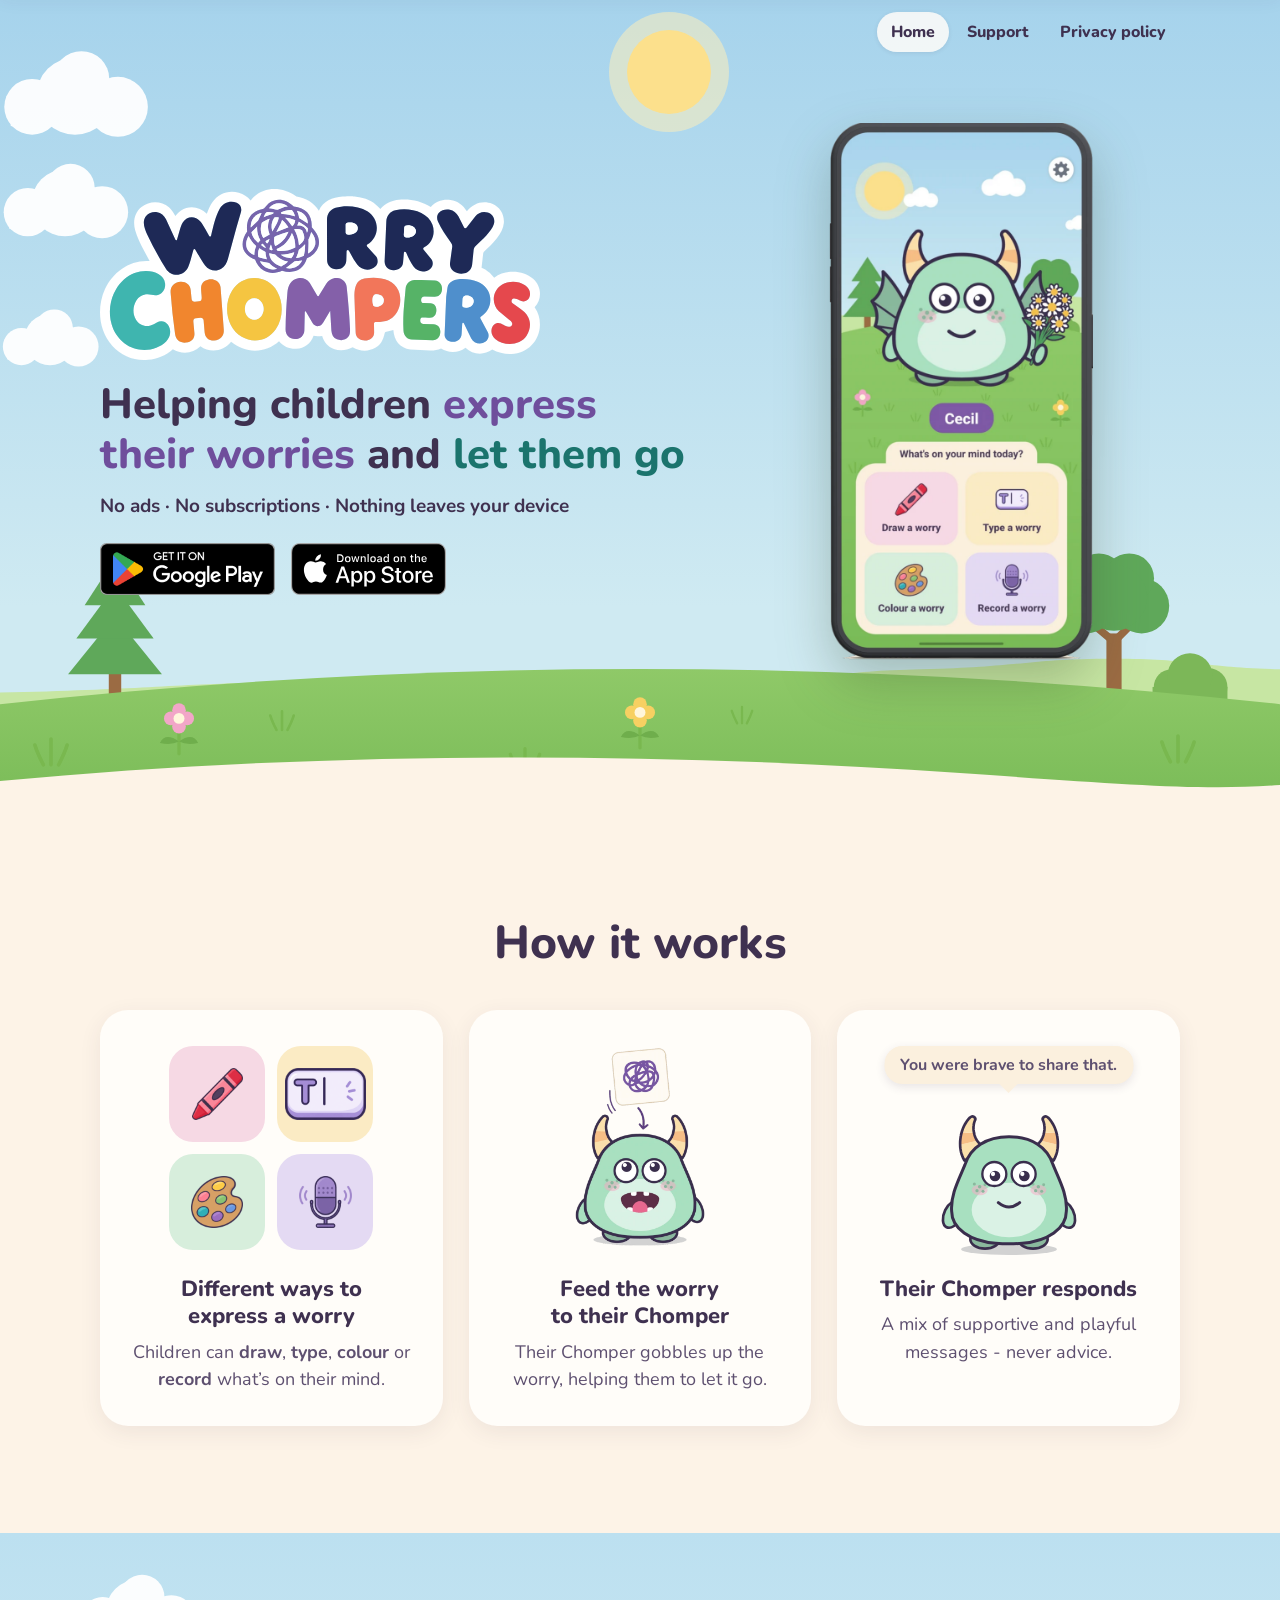
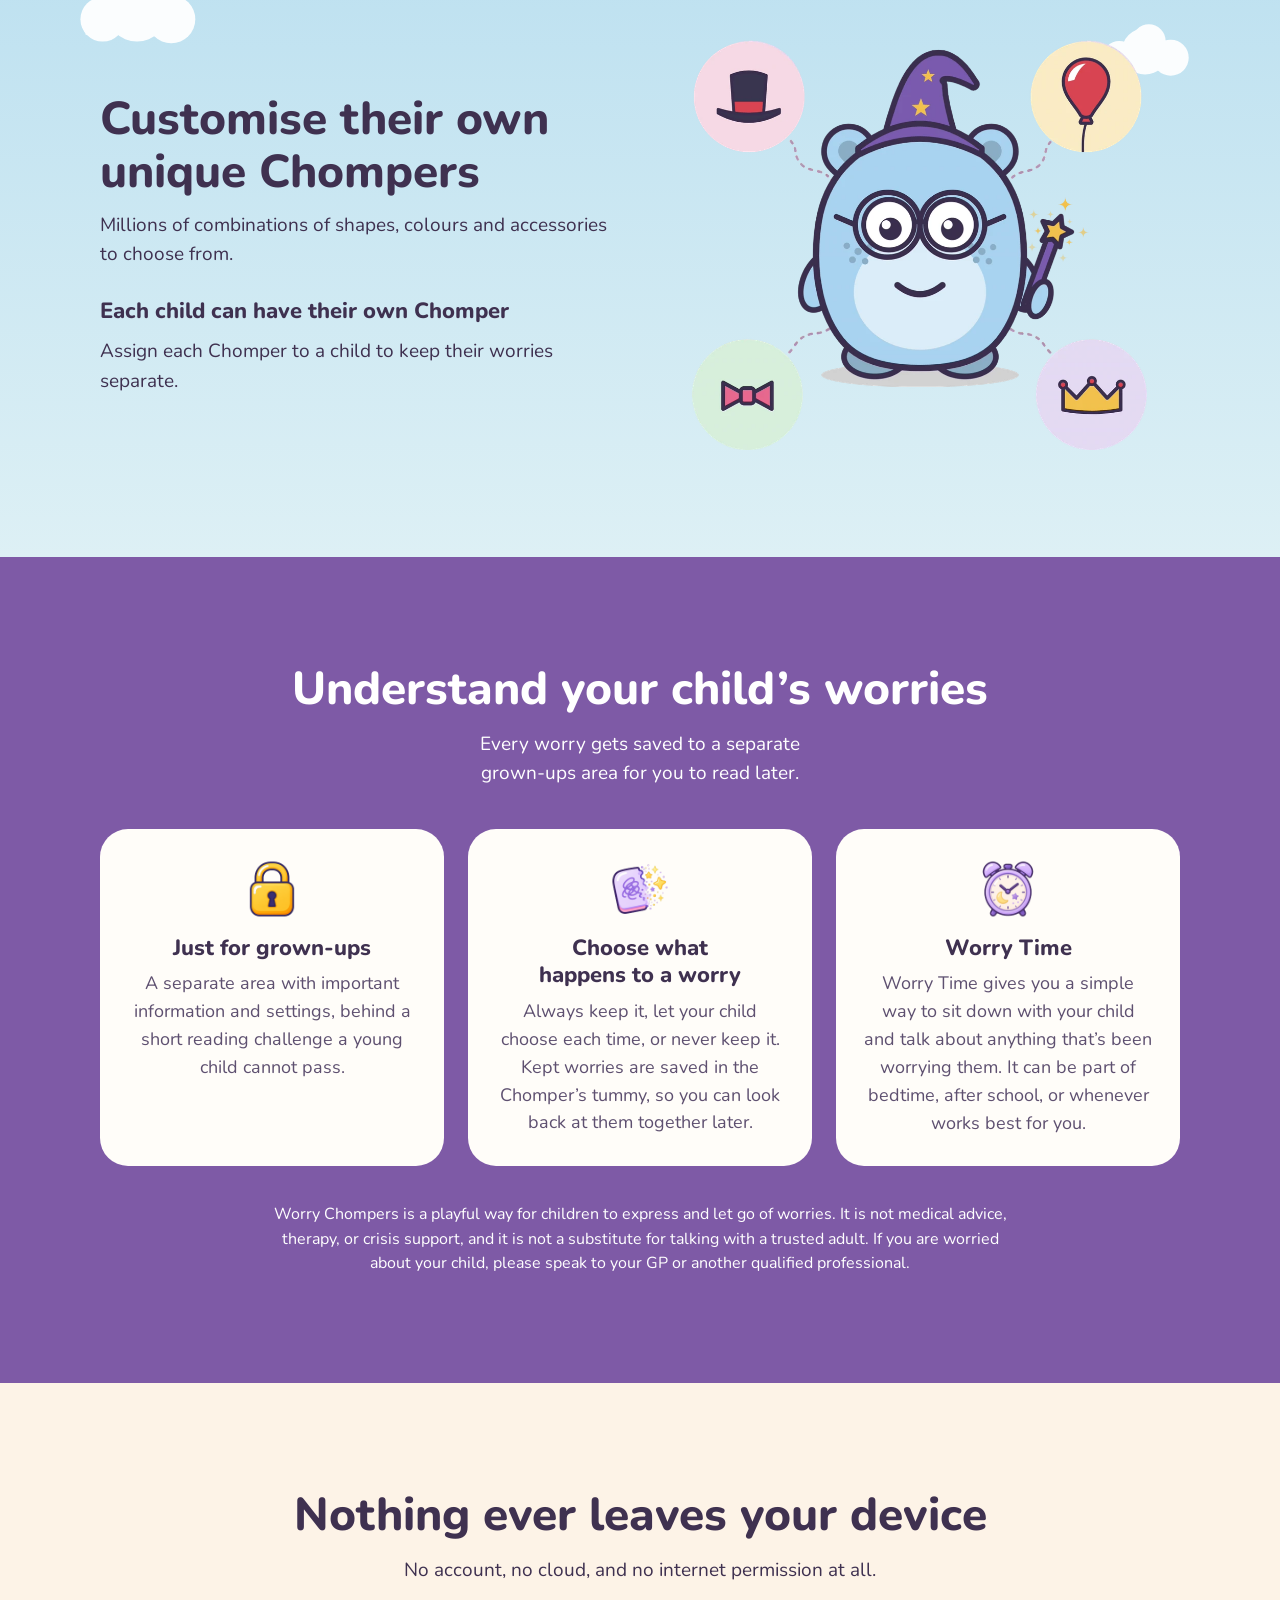
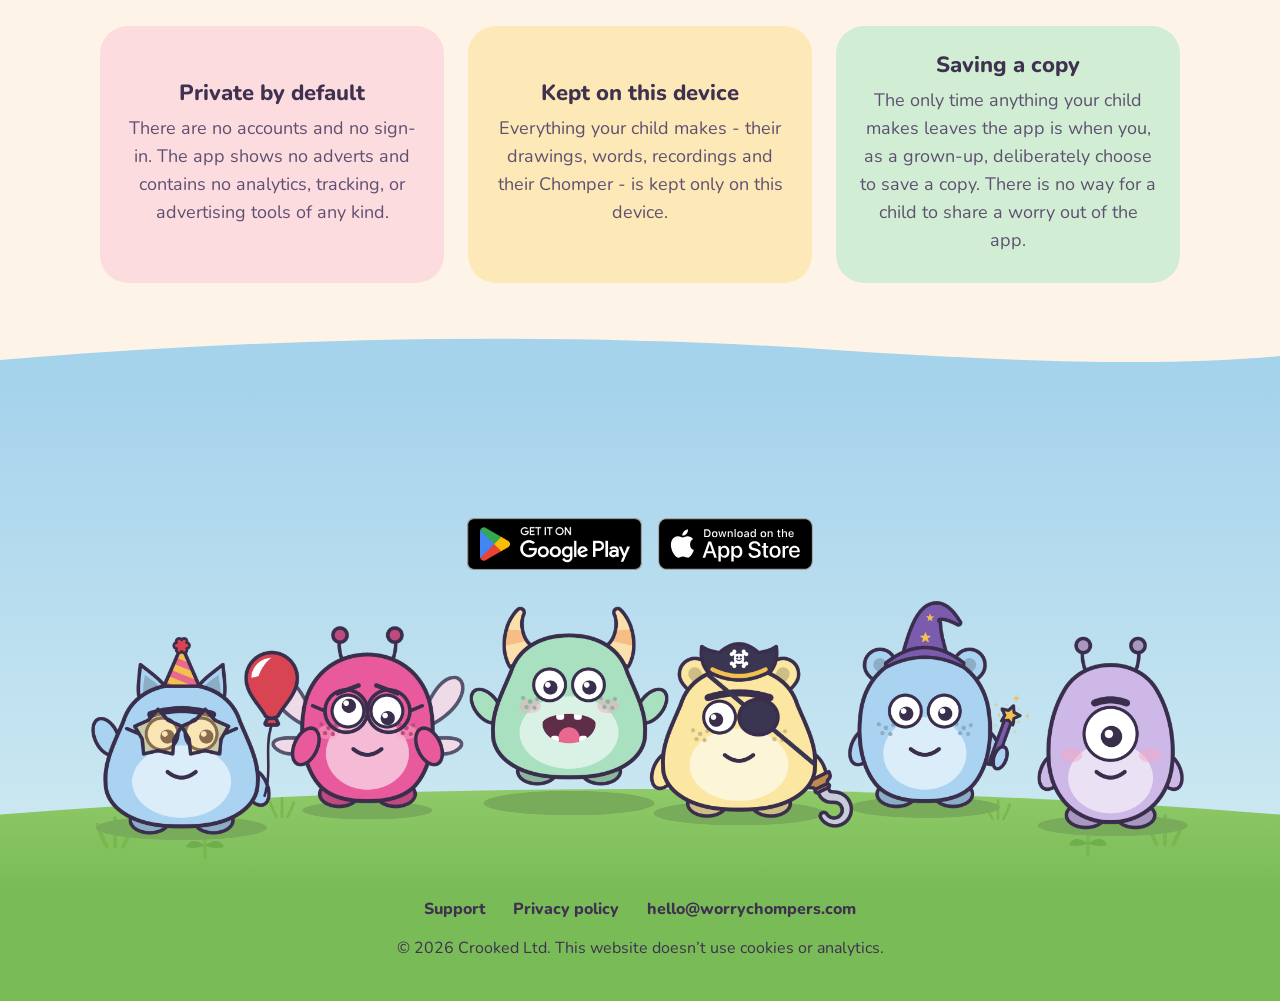
<file: index.html>
<!doctype html>
<html lang="en-GB">
<head>
<meta charset="utf-8">
<meta name="viewport" content="width=device-width, initial-scale=1">
<title>Worry Chompers: helping children express their worries and let them go</title>
<meta name="description" content="Helping children express their worries and let them go. Children can draw, type, colour or record what’s on their mind, then feed it to their Chomper. No ads, no subscriptions, and nothing leaves your device.">
<link rel="canonical" href="https://worrychompers.com/">
<meta property="og:type" content="website">
<meta property="og:url" content="https://worrychompers.com/">
<meta property="og:title" content="Worry Chompers">
<meta property="og:description" content="Helping children express their worries and let them go. No ads, no subscriptions, and nothing leaves your device.">
<meta property="og:image" content="https://worrychompers.com/og.png">
<meta property="og:image:width" content="1200">
<meta property="og:image:height" content="630">
<meta name="twitter:card" content="summary_large_image">
<meta name="theme-color" content="#A6D3EC">
<link rel="icon" href="favicon.png" type="image/png">
<link rel="apple-touch-icon" href="apple-touch-icon.png">
<link rel="preload" href="fonts/nunito-800.woff2" as="font" type="font/woff2" crossorigin>
<link rel="stylesheet" href="styles.css">
</head>
<body>

<!-- The shapes of the app's own meadow (src/components/Scene/Scene.tsx), drawn once and reused. -->
<svg width="0" height="0" style="position:absolute" aria-hidden="true" focusable="false">
  <defs>
    <symbol id="cloud" viewBox="-35 -22 70 42">
      <g fill="#FFFFFF">
        <circle cx="0" cy="0" r="18"/><circle cx="-20" cy="5" r="13"/>
        <circle cx="20" cy="5" r="14"/><circle cx="3" cy="-8" r="13"/>
        <rect x="-30" y="2" width="60" height="12"/>
      </g>
    </symbol>
    <symbol id="pine" viewBox="-35 -101 70 102">
      <rect x="-4.5" y="-22" width="9" height="22" fill="#9B6B43"/>
      <g fill="#5FA85A">
        <path d="M0 -58 L34 -16 L-34 -16 Z"/><path d="M0 -80 L28 -42 L-28 -42 Z"/><path d="M0 -100 L22 -66 L-22 -66 Z"/>
      </g>
    </symbol>
    <symbol id="broadleaf" viewBox="-41 -101 82 102">
      <rect x="-5.5" y="-42" width="11" height="42" fill="#9B6B43"/>
      <path d="M0 -36 L-12 -46 M0 -36 L12 -48" stroke="#9B6B43" stroke-width="5.5" stroke-linecap="round"/>
      <g fill="#5FA85A">
        <circle cx="-20" cy="-62" r="20"/><circle cx="20" cy="-62" r="20"/>
        <circle cx="-11" cy="-82" r="18"/><circle cx="11" cy="-82" r="18"/><circle cx="0" cy="-68" r="24"/>
      </g>
    </symbol>
    <symbol id="bush" viewBox="-31 -33 62 41">
      <g fill="#7CB758">
        <circle cx="-15" cy="-5" r="14"/><circle cx="15" cy="-5" r="15"/><circle cx="0" cy="-14" r="18"/>
        <rect x="-30" y="-5" width="60" height="12"/>
      </g>
    </symbol>
    <symbol id="tuft" viewBox="-13 -19 26 21">
      <path d="M-5 0 Q-9 -7.8 -10.6 -13 M0 0 Q0 -10.2 0 -17 M5 0 Q9 -7.8 10.6 -13" fill="none" stroke="#79B84F" stroke-width="2.4" stroke-linecap="round"/>
    </symbol>
    <symbol id="flower-pink" viewBox="-15 -38 30 40">
      <path d="M0 0 L0 -26" stroke="#79B84F" stroke-width="2.4" stroke-linecap="round"/>
      <path d="M0 -9 Q-10 -16 -14 -8 Q-6 -6 0 -9 Z M0 -9 Q10 -16 14 -8 Q6 -6 0 -9 Z" fill="#6FAE4C"/>
      <g fill="#F2A6C8"><circle cx="-6" cy="-26" r="5"/><circle cx="6" cy="-26" r="5"/><circle cx="0" cy="-32" r="5"/><circle cx="0" cy="-20" r="5"/></g>
      <circle cx="0" cy="-26" r="4" fill="#FFF6DC"/>
    </symbol>
    <symbol id="flower-yellow" viewBox="-15 -38 30 40">
      <path d="M0 0 L0 -26" stroke="#79B84F" stroke-width="2.4" stroke-linecap="round"/>
      <path d="M0 -9 Q-10 -16 -14 -8 Q-6 -6 0 -9 Z M0 -9 Q10 -16 14 -8 Q6 -6 0 -9 Z" fill="#6FAE4C"/>
      <g fill="#F7D062"><circle cx="-6" cy="-26" r="5"/><circle cx="6" cy="-26" r="5"/><circle cx="0" cy="-32" r="5"/><circle cx="0" cy="-20" r="5"/></g>
      <circle cx="0" cy="-26" r="4" fill="#FFF6DC"/>
    </symbol>
    <linearGradient id="ground" x1="0" y1="0" x2="0" y2="1">
      <stop offset="0" stop-color="#8FC968"/><stop offset="1" stop-color="#79BB57"/>
    </linearGradient>
  </defs>
</svg>

<div class="stickybar" inert aria-hidden="true">
  <div class="wrap stickybar-inner">
    <a class="stickybar-logo" href="/"><img src="img/logo.svg" alt="Worry Chompers home" width="1016" height="395"></a>
    <nav aria-label="Main"><ul><li><a href="/" aria-current="page">Home</a></li><li><a href="/support/">Support</a></li><li><a href="/privacy/">Privacy policy</a></li></ul></nav>
  </div>
</div>

<header class="hero">
  <nav class="topnav" aria-label="Main">
    <div class="wrap topnav-inner"><ul><li><a href="/" aria-current="page">Home</a></li><li><a href="/support/">Support</a></li><li><a href="/privacy/">Privacy policy</a></li></ul></div>
  </nav>

  <div class="sky" aria-hidden="true">
    <div class="sun"></div>
    <svg class="cloud cloud-a"><use href="#cloud"/></svg>
    <svg class="cloud cloud-b"><use href="#cloud"/></svg>
    <svg class="cloud cloud-c"><use href="#cloud"/></svg>
  </div>

  <div class="hero-ground" aria-hidden="true">
    <svg class="hill" viewBox="0 0 1000 100" preserveAspectRatio="none"><path d="M0 62 C150 58 150 50 300 52 C425 54 425 58 550 56 C635 55 635 42 720 40 C800 38 800 30 870 30 C935 30 935 38 1000 40 L1000 100 L0 100 Z" fill="#C7E6A3"/></svg>
    <svg class="pine"><use href="#pine"/></svg>
    <svg class="broadleaf"><use href="#broadleaf"/></svg>
    <svg class="bush"><use href="#bush"/></svg>
    <svg class="knoll" viewBox="0 0 1000 200" preserveAspectRatio="none"><path d="M0 50 Q500 -50 1000 50 L1000 200 L0 200 Z" fill="url(#ground)"/></svg>
    <svg class="tuft" style="--x:4%;--y:.3;--s:1.1"><use href="#tuft"/></svg>
    <svg class="tuft" style="--x:22%;--y:.55;--s:.8"><use href="#tuft"/></svg>
    <svg class="tuft" style="--x:41%;--y:.25;--s:1"><use href="#tuft"/></svg>
    <svg class="tuft" style="--x:58%;--y:.6;--s:.7"><use href="#tuft"/></svg>
    <svg class="tuft" style="--x:92%;--y:.32;--s:1.1"><use href="#tuft"/></svg>
    <svg class="flower" style="--x:14%;--y:.38"><use href="#flower-pink"/></svg>
    <svg class="flower" style="--x:50%;--y:.42"><use href="#flower-yellow"/></svg>
  </div>

  <div class="wrap hero-inner">
    <div class="hero-text">
      <h1><img class="logo" src="img/logo.svg" alt="Worry Chompers" width="1016" height="395"></h1>
      <p class="tagline">Helping children <span class="hl-purple">express their worries</span> and <span class="hl-teal">let them go</span></p>
      <p class="promise">No ads <span aria-hidden="true">·</span> No subscriptions <span aria-hidden="true">·</span> Nothing leaves your device</p>
      <div class="get">
        <a class="badge" href="https://play.google.com/store/apps/details?id=com.worrychompers.app"><img src="img/google-play-badge.png" alt="Get it on Google Play" width="564" height="168"></a>
        <a class="badge" href="#"><img src="img/app-store-badge.svg" alt="Download on the App Store" width="120" height="40"></a>
      </div>
    </div>
    <div class="hero-device">
      <img src="img/hero-device.webp" alt="The Worry Chompers home screen on a phone: a Chomper on its meadow, and four ways to make a worry" width="640" height="1284">
    </div>
  </div>
</header>

<main>

  <section class="band cream" id="how">
    <svg class="edge" viewBox="0 0 1440 60" preserveAspectRatio="none" aria-hidden="true"><path d="M0 30 C360 0 720 0 1080 22 C1260 33 1350 40 1440 34 L1440 60 L0 60 Z"/></svg>
    <div class="wrap">
      <h2>How it works</h2>
      <ol class="steps">
        <li class="step">
          <div class="step-art tiles" aria-hidden="true">
            <span style="--bg:#F6D9E4"><img src="img/tile-draw.webp" alt=""></span>
            <span style="--bg:#FBEBC4"><img src="img/tile-type.webp" alt=""></span>
            <span style="--bg:#D7EEDC"><img src="img/tile-colour.webp" alt=""></span>
            <span style="--bg:#E4DAF3"><img src="img/tile-record.webp" alt=""></span>
          </div>
          <h3>Different ways to express a worry</h3>
          <p>Children can <strong>draw</strong>, <strong>type</strong>, <strong>colour</strong> or <strong>record</strong> what’s on their mind.</p>
        </li>
        <li class="step">
          <div class="step-art"><img src="img/feed.webp" alt="A worry being dropped into a Chomper’s open mouth" width="640" height="768"></div>
          <h3>Feed the worry to their Chomper</h3>
          <p>Their Chomper gobbles up the worry, helping them to let it go.</p>
        </li>
        <li class="step">
          <div class="step-art kind">
            <p class="bubble">You were brave to share that.</p>
            <img src="img/chomper-rest.svg" alt="A Chomper, smiling" width="600" height="540">
          </div>
          <h3>Their Chomper responds</h3>
          <p>A mix of supportive and playful messages - never advice.</p>
        </li>
      </ol>
    </div>
  </section>

  <section class="band skyband" id="chompers">
    <svg class="cloud cloud-d" aria-hidden="true"><use href="#cloud"/></svg>
    <svg class="cloud cloud-e" aria-hidden="true"><use href="#cloud"/></svg>
    <div class="wrap split">
      <div class="split-text">
        <h2>Customise their own unique Chompers</h2>
        <p>Millions of combinations of shapes, colours and accessories to choose from.</p>
        <h3>Each child can have their own Chomper</h3>
        <p>Assign each Chomper to a child to keep their worries separate.</p>
      </div>
      <div class="split-art"><img src="img/build.webp" alt="A Chomper in a wizard hat and glasses, holding a wand, with a top hat, a balloon, a bow tie and a crown to choose from" width="900" height="803"></div>
    </div>
  </section>

  <section class="band purple" id="grown-ups">
    <div class="wrap">
      <h2>Understand your child’s worries</h2>
      <p class="intro">Every worry gets saved to a separate grown-ups area for you to read later.</p>
      <ul class="cards">
        <li class="card">
          <img src="img/icon-parent.webp" alt="" width="144" height="144">
          <h3>Just for grown-ups</h3>
          <p>A separate area with important information and settings, behind a short reading challenge a young child cannot pass.</p>
        </li>
        <li class="card">
          <img src="img/icon-eat-forever.webp" alt="" width="144" height="144">
          <h3>Choose what happens to a worry</h3>
          <p>Always keep it, let your child choose each time, or never keep it. Kept worries are saved in the Chomper’s tummy, so you can look back at them together later.</p>
        </li>
        <li class="card">
          <img src="img/icon-worry-time.webp" alt="" width="144" height="144">
          <h3>Worry Time</h3>
          <p>Worry Time gives you a simple way to sit down with your child and talk about anything that’s been worrying them. It can be part of bedtime, after school, or whenever works best for you.</p>
        </li>
      </ul>
      <p class="safeguarding">Worry Chompers is a playful way for children to express and let go of worries. It is not medical advice, therapy, or crisis support, and it is not a substitute for talking with a trusted adult. If you are worried about your child, please speak to your GP or another qualified professional.</p>
    </div>
  </section>

  <section class="band cream" id="quiet">
    <div class="wrap">
      <h2>Nothing ever leaves your device</h2>
      <p class="intro">No account, no cloud, and no internet permission at all.</p>
      <ul class="quiet">
        <li style="--bg:#FDDCDF">
          <h3>Private by default</h3>
          <p>There are no accounts and no sign-in. The app shows no adverts and contains no analytics, tracking, or advertising tools of any kind.</p>
        </li>
        <li style="--bg:#FDE9B7">
          <h3>Kept on this device</h3>
          <p>Everything your child makes - their drawings, words, recordings and their Chomper - is kept only on this device.</p>
        </li>
        <li style="--bg:#D1EED4">
          <h3>Saving a copy</h3>
          <p>The only time anything your child makes leaves the app is when you, as a grown-up, deliberately choose to save a copy. There is no way for a child to share a worry out of the app.</p>
        </li>
      </ul>
    </div>
  </section>

  <section class="band get-band" id="get" aria-label="Get Worry Chompers">
    <svg class="edge" viewBox="0 0 1440 60" preserveAspectRatio="none" aria-hidden="true"><path d="M0 30 C320 6 640 2 940 20 C1160 33 1320 36 1440 26 L1440 60 L0 60 Z"/></svg>
    <div class="wrap">
      <div class="get">
          <a class="badge" href="https://play.google.com/store/apps/details?id=com.worrychompers.app"><img src="img/google-play-badge.png" alt="Get it on Google Play" width="564" height="168"></a>
          <a class="badge" href="#"><img src="img/app-store-badge.svg" alt="Download on the App Store" width="120" height="40"></a>
      </div>
    </div>
    <div class="meadow meadow-get">
      <div class="scenery" aria-hidden="true">
        <svg class="knoll" viewBox="0 0 1000 200" preserveAspectRatio="none"><path d="M0 50 Q500 -50 1000 50 L1000 200 L0 200 Z" fill="url(#ground)"/></svg>
        <svg class="tuft" style="--x:9%;--y:.4;--s:1.2"><use href="#tuft"/></svg>
        <svg class="tuft" style="--x:22%;--y:.7;--s:.8"><use href="#tuft"/></svg>
        <svg class="tuft" style="--x:78%;--y:.68;--s:.8"><use href="#tuft"/></svg>
        <svg class="tuft" style="--x:91%;--y:.42;--s:1.2"><use href="#tuft"/></svg>
        <svg class="flower" style="--x:16%;--y:.3"><use href="#flower-yellow"/></svg>
        <svg class="flower" style="--x:85%;--y:.32"><use href="#flower-pink"/></svg>
      </div>
      <div class="stand gang"><img src="img/lineup.svg" alt="Seven Chompers side by side: a wizard, a pirate, one with a flower crown, one with horns, one with a party hat and a balloon, one with a crown, and a cowboy" width="1444" height="318"></div>
    </div>
  </section>

</main>

<footer class="footer">
  <div class="wrap">
    <nav aria-label="Help and legal">
      <a href="/support/">Support</a>
      <a href="/privacy/">Privacy policy</a>
      <a href="mailto:hello@worrychompers.com">hello@worrychompers.com</a>
    </nav>
    <p>© 2026 Crooked Ltd. This website doesn’t use cookies or analytics.</p>
  </div>
</footer>

<script>
  // The pinned bar slides in once the hero has scrolled away, and out again above it.
  var pinned = document.querySelector('.stickybar');
  var hero = document.querySelector('.hero');
  var shown = null;
  var update = function () {
    var past = hero.getBoundingClientRect().bottom < 64;
    if (past === shown) return;
    shown = past;
    pinned.classList.toggle('show', past);
    pinned.toggleAttribute('inert', !past);
    pinned.setAttribute('aria-hidden', past ? 'false' : 'true');
  };
  addEventListener('scroll', update, { passive: true });
  addEventListener('resize', update);
  update();
</script>
</body>
</html>
</file>
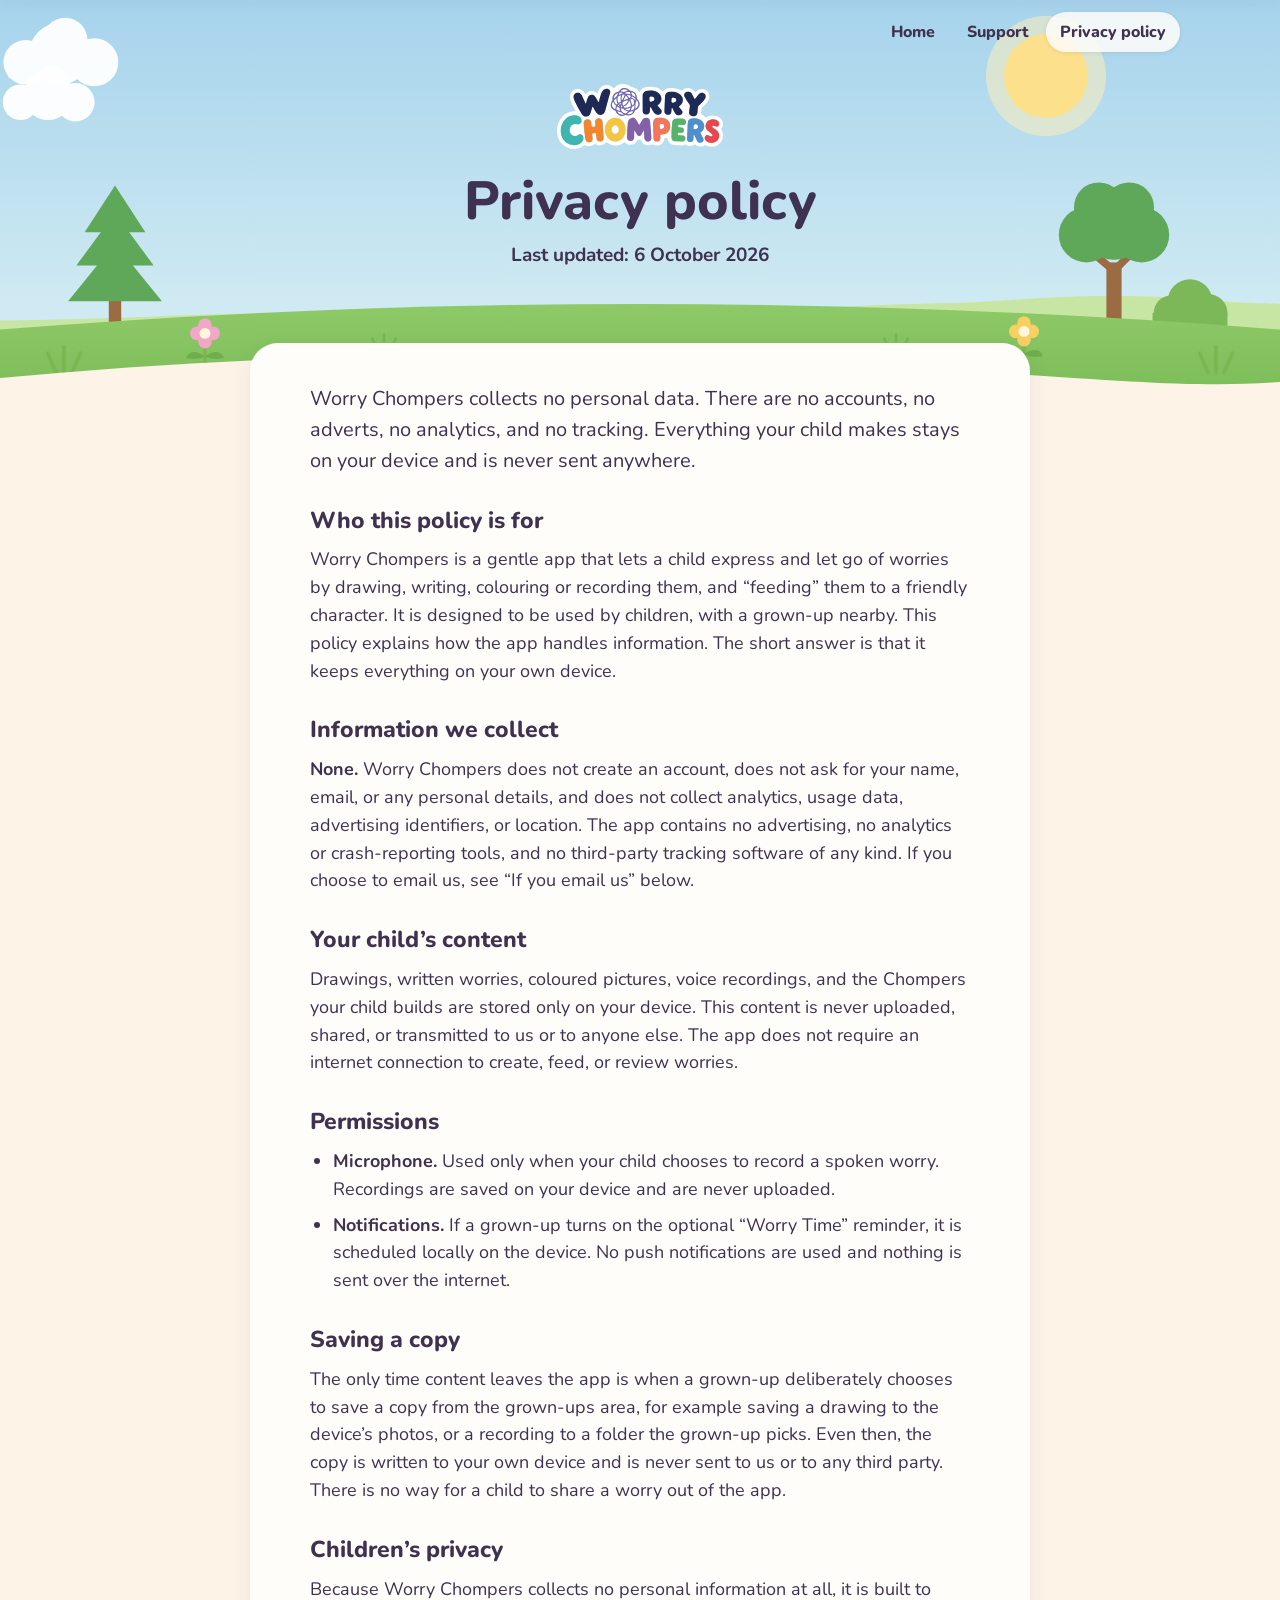
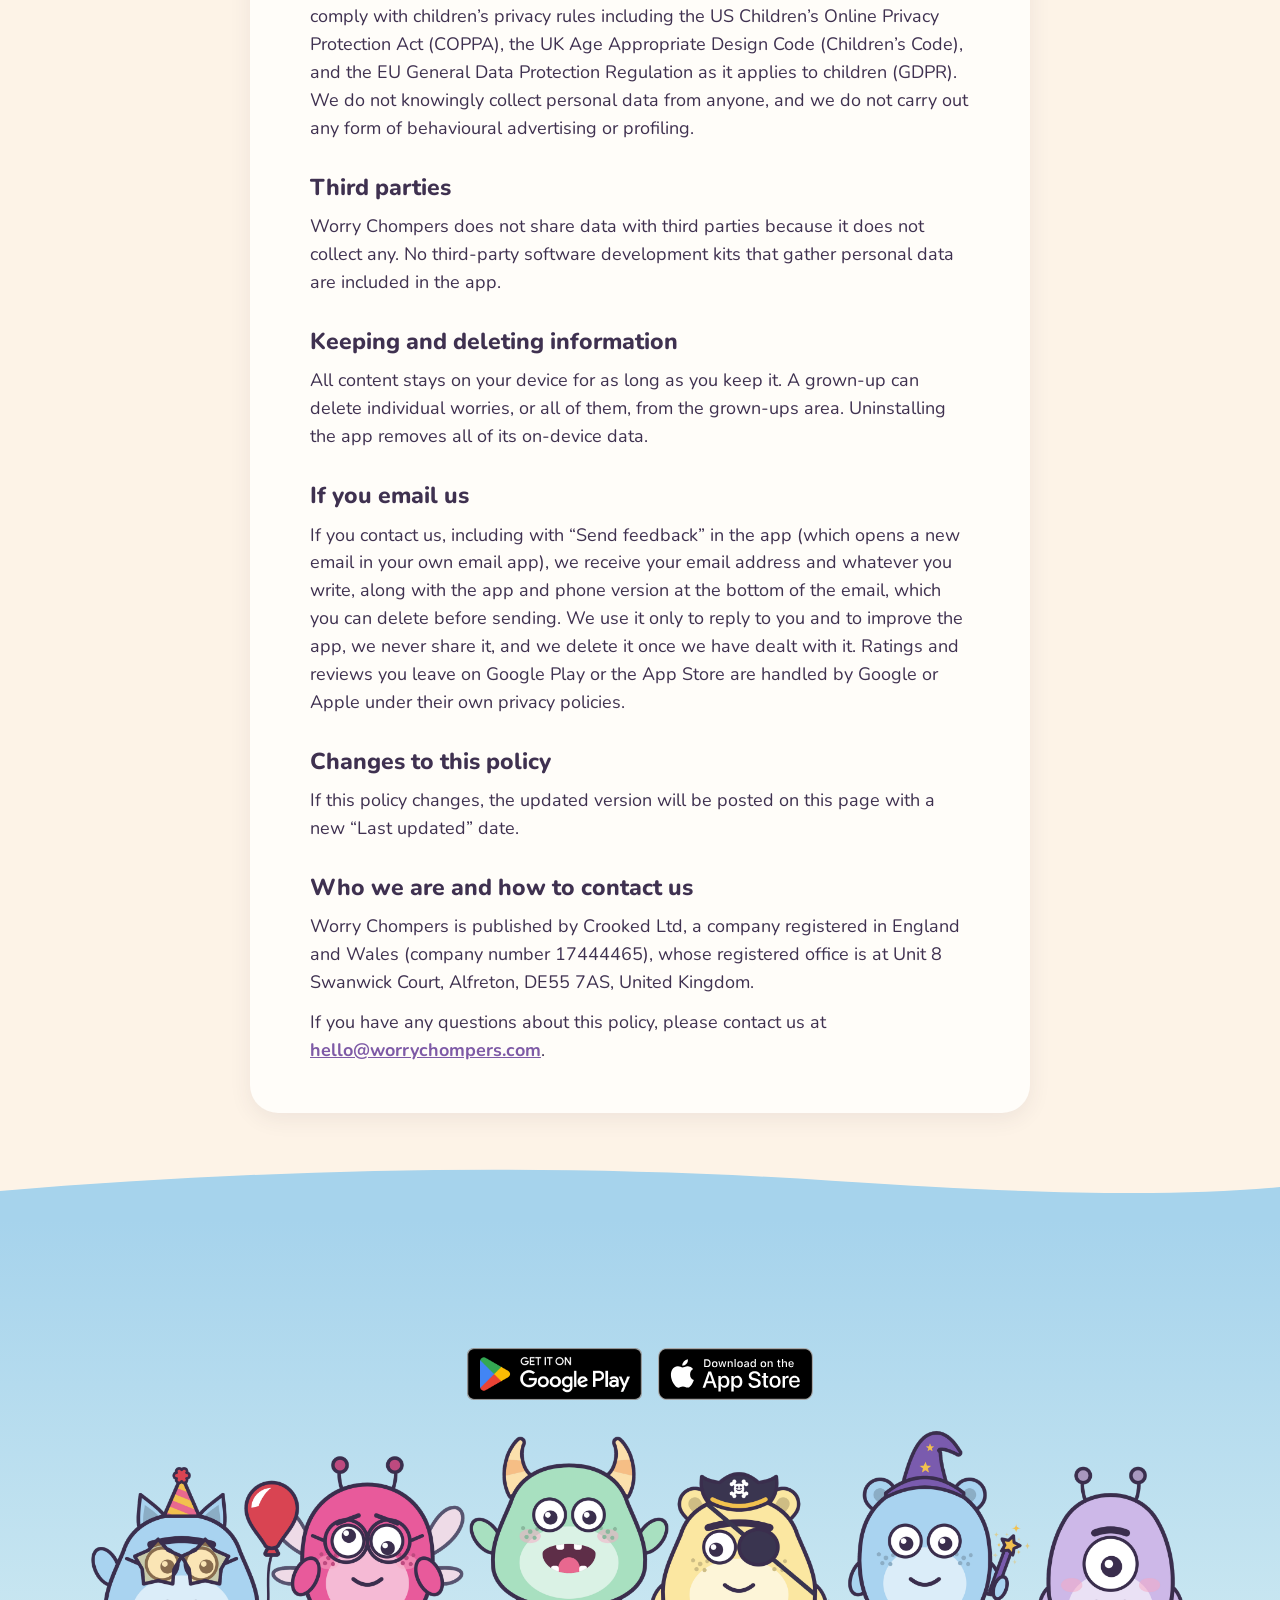
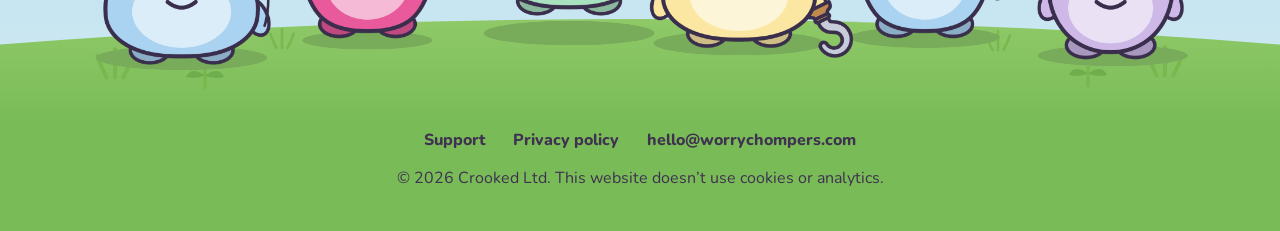
<file: privacy/index.html>
<!doctype html>
<html lang="en-GB">
<head>
<meta charset="utf-8">
<meta name="viewport" content="width=device-width, initial-scale=1">
<title>Privacy policy | Worry Chompers</title>
<meta name="description" content="The privacy policy for Worry Chompers. The app collects no personal data and everything stays on your device.">
<link rel="canonical" href="https://worrychompers.com/privacy/">
<meta property="og:type" content="website">
<meta property="og:url" content="https://worrychompers.com/privacy/">
<meta property="og:title" content="Privacy policy | Worry Chompers">
<meta property="og:description" content="The privacy policy for Worry Chompers. The app collects no personal data and everything stays on your device.">
<meta property="og:image" content="https://worrychompers.com/og.png">
<meta property="og:image:width" content="1200">
<meta property="og:image:height" content="630">
<meta name="twitter:card" content="summary_large_image">
<meta name="theme-color" content="#A6D3EC">
<link rel="icon" href="../favicon.png" type="image/png">
<link rel="apple-touch-icon" href="../apple-touch-icon.png">
<link rel="preload" href="../fonts/nunito-800.woff2" as="font" type="font/woff2" crossorigin>
<link rel="stylesheet" href="../styles.css">
</head>
<body>

<!-- The shapes of the app's own meadow (src/components/Scene/Scene.tsx), drawn once and reused. -->
<svg width="0" height="0" style="position:absolute" aria-hidden="true" focusable="false">
  <defs>
    <symbol id="cloud" viewBox="-35 -22 70 42">
      <g fill="#FFFFFF">
        <circle cx="0" cy="0" r="18"/><circle cx="-20" cy="5" r="13"/>
        <circle cx="20" cy="5" r="14"/><circle cx="3" cy="-8" r="13"/>
        <rect x="-30" y="2" width="60" height="12"/>
      </g>
    </symbol>
    <symbol id="pine" viewBox="-35 -101 70 102">
      <rect x="-4.5" y="-22" width="9" height="22" fill="#9B6B43"/>
      <g fill="#5FA85A">
        <path d="M0 -58 L34 -16 L-34 -16 Z"/><path d="M0 -80 L28 -42 L-28 -42 Z"/><path d="M0 -100 L22 -66 L-22 -66 Z"/>
      </g>
    </symbol>
    <symbol id="broadleaf" viewBox="-41 -101 82 102">
      <rect x="-5.5" y="-42" width="11" height="42" fill="#9B6B43"/>
      <path d="M0 -36 L-12 -46 M0 -36 L12 -48" stroke="#9B6B43" stroke-width="5.5" stroke-linecap="round"/>
      <g fill="#5FA85A">
        <circle cx="-20" cy="-62" r="20"/><circle cx="20" cy="-62" r="20"/>
        <circle cx="-11" cy="-82" r="18"/><circle cx="11" cy="-82" r="18"/><circle cx="0" cy="-68" r="24"/>
      </g>
    </symbol>
    <symbol id="bush" viewBox="-31 -33 62 41">
      <g fill="#7CB758">
        <circle cx="-15" cy="-5" r="14"/><circle cx="15" cy="-5" r="15"/><circle cx="0" cy="-14" r="18"/>
        <rect x="-30" y="-5" width="60" height="12"/>
      </g>
    </symbol>
    <symbol id="tuft" viewBox="-13 -19 26 21">
      <path d="M-5 0 Q-9 -7.8 -10.6 -13 M0 0 Q0 -10.2 0 -17 M5 0 Q9 -7.8 10.6 -13" fill="none" stroke="#79B84F" stroke-width="2.4" stroke-linecap="round"/>
    </symbol>
    <symbol id="flower-pink" viewBox="-15 -38 30 40">
      <path d="M0 0 L0 -26" stroke="#79B84F" stroke-width="2.4" stroke-linecap="round"/>
      <path d="M0 -9 Q-10 -16 -14 -8 Q-6 -6 0 -9 Z M0 -9 Q10 -16 14 -8 Q6 -6 0 -9 Z" fill="#6FAE4C"/>
      <g fill="#F2A6C8"><circle cx="-6" cy="-26" r="5"/><circle cx="6" cy="-26" r="5"/><circle cx="0" cy="-32" r="5"/><circle cx="0" cy="-20" r="5"/></g>
      <circle cx="0" cy="-26" r="4" fill="#FFF6DC"/>
    </symbol>
    <symbol id="flower-yellow" viewBox="-15 -38 30 40">
      <path d="M0 0 L0 -26" stroke="#79B84F" stroke-width="2.4" stroke-linecap="round"/>
      <path d="M0 -9 Q-10 -16 -14 -8 Q-6 -6 0 -9 Z M0 -9 Q10 -16 14 -8 Q6 -6 0 -9 Z" fill="#6FAE4C"/>
      <g fill="#F7D062"><circle cx="-6" cy="-26" r="5"/><circle cx="6" cy="-26" r="5"/><circle cx="0" cy="-32" r="5"/><circle cx="0" cy="-20" r="5"/></g>
      <circle cx="0" cy="-26" r="4" fill="#FFF6DC"/>
    </symbol>
    <linearGradient id="ground" x1="0" y1="0" x2="0" y2="1">
      <stop offset="0" stop-color="#8FC968"/><stop offset="1" stop-color="#79BB57"/>
    </linearGradient>
  </defs>
</svg>

<div class="stickybar" inert aria-hidden="true">
  <div class="wrap stickybar-inner">
    <a class="stickybar-logo" href="/"><img src="../img/logo.svg" alt="Worry Chompers home" width="1016" height="395"></a>
    <nav aria-label="Main"><ul><li><a href="/">Home</a></li><li><a href="/support/">Support</a></li><li><a href="/privacy/" aria-current="page">Privacy policy</a></li></ul></nav>
  </div>
</div>

<header class="hero hero-page">
  <nav class="topnav" aria-label="Main">
    <div class="wrap topnav-inner"><ul><li><a href="/">Home</a></li><li><a href="/support/">Support</a></li><li><a href="/privacy/" aria-current="page">Privacy policy</a></li></ul></div>
  </nav>

  <div class="sky" aria-hidden="true">
    <div class="sun"></div>
    <svg class="cloud cloud-a"><use href="#cloud"/></svg>
    <svg class="cloud cloud-c"><use href="#cloud"/></svg>
  </div>

  <div class="hero-ground" aria-hidden="true">
    <svg class="hill" viewBox="0 0 1000 100" preserveAspectRatio="none"><path d="M0 62 C150 58 150 50 300 52 C425 54 425 58 550 56 C635 55 635 42 720 40 C800 38 800 30 870 30 C935 30 935 38 1000 40 L1000 100 L0 100 Z" fill="#C7E6A3"/></svg>
    <svg class="pine"><use href="#pine"/></svg>
    <svg class="broadleaf"><use href="#broadleaf"/></svg>
    <svg class="bush"><use href="#bush"/></svg>
    <svg class="knoll" viewBox="0 0 1000 200" preserveAspectRatio="none"><path d="M0 50 Q500 -50 1000 50 L1000 200 L0 200 Z" fill="url(#ground)"/></svg>
    <svg class="tuft" style="--x:5%;--y:.3;--s:1.1"><use href="#tuft"/></svg>
    <svg class="tuft" style="--x:30%;--y:.5;--s:.8"><use href="#tuft"/></svg>
    <svg class="tuft" style="--x:70%;--y:.5;--s:.8"><use href="#tuft"/></svg>
    <svg class="tuft" style="--x:95%;--y:.3;--s:1.1"><use href="#tuft"/></svg>
    <svg class="flower" style="--x:16%;--y:.34"><use href="#flower-pink"/></svg>
    <svg class="flower" style="--x:80%;--y:.36"><use href="#flower-yellow"/></svg>
  </div>

  <div class="wrap page-head">
    <a class="page-logo" href="/"><img class="logo" src="../img/logo.svg" alt="Worry Chompers home" width="1016" height="395"></a>
    <h1 class="page-title">Privacy policy</h1>
    <p class="page-sub">Last updated: 6 October 2026</p>
  </div>
</header>

<main>

  <section class="band cream doc-band" id="content">
    <svg class="edge" viewBox="0 0 1440 60" preserveAspectRatio="none" aria-hidden="true"><path d="M0 30 C360 0 720 0 1080 22 C1260 33 1350 40 1440 34 L1440 60 L0 60 Z"/></svg>
    <div class="wrap">
      <article class="doc">
      <p class="lead">Worry Chompers collects no personal data. There are no accounts, no adverts, no analytics, and no tracking. Everything your child makes stays on your device and is never sent anywhere.</p>

      <h2>Who this policy is for</h2>
      <p>Worry Chompers is a gentle app that lets a child express and let go of worries by drawing, writing, colouring or recording them, and “feeding” them to a friendly character. It is designed to be used by children, with a grown-up nearby. This policy explains how the app handles information. The short answer is that it keeps everything on your own device.</p>

      <h2>Information we collect</h2>
      <p><strong>None.</strong> Worry Chompers does not create an account, does not ask for your name, email, or any personal details, and does not collect analytics, usage data, advertising identifiers, or location. The app contains no advertising, no analytics or crash-reporting tools, and no third-party tracking software of any kind. If you choose to email us, see “If you email us” below.</p>

      <h2>Your child’s content</h2>
      <p>Drawings, written worries, coloured pictures, voice recordings, and the Chompers your child builds are stored only on your device. This content is never uploaded, shared, or transmitted to us or to anyone else. The app does not require an internet connection to create, feed, or review worries.</p>

      <h2>Permissions</h2>
      <ul>
      <li><strong>Microphone.</strong> Used only when your child chooses to record a spoken worry. Recordings are saved on your device and are never uploaded.</li>
      <li><strong>Notifications.</strong> If a grown-up turns on the optional “Worry Time” reminder, it is scheduled locally on the device. No push notifications are used and nothing is sent over the internet.</li>
      </ul>

      <h2>Saving a copy</h2>
      <p>The only time content leaves the app is when a grown-up deliberately chooses to save a copy from the grown-ups area, for example saving a drawing to the device’s photos, or a recording to a folder the grown-up picks. Even then, the copy is written to your own device and is never sent to us or to any third party. There is no way for a child to share a worry out of the app.</p>

      <h2>Children’s privacy</h2>
      <p>Because Worry Chompers collects no personal information at all, it is built to comply with children’s privacy rules including the US Children’s Online Privacy Protection Act (COPPA), the UK Age Appropriate Design Code (Children’s Code), and the EU General Data Protection Regulation as it applies to children (GDPR). We do not knowingly collect personal data from anyone, and we do not carry out any form of behavioural advertising or profiling.</p>

      <h2>Third parties</h2>
      <p>Worry Chompers does not share data with third parties because it does not collect any. No third-party software development kits that gather personal data are included in the app.</p>

      <h2>Keeping and deleting information</h2>
      <p>All content stays on your device for as long as you keep it. A grown-up can delete individual worries, or all of them, from the grown-ups area. Uninstalling the app removes all of its on-device data.</p>

      <h2>If you email us</h2>
      <p>If you contact us, including with “Send feedback” in the app (which opens a new email in your own email app), we receive your email address and whatever you write, along with the app and phone version at the bottom of the email, which you can delete before sending. We use it only to reply to you and to improve the app, we never share it, and we delete it once we have dealt with it. Ratings and reviews you leave on Google Play or the App Store are handled by Google or Apple under their own privacy policies.</p>

      <h2>Changes to this policy</h2>
      <p>If this policy changes, the updated version will be posted on this page with a new “Last updated” date.</p>

      <h2>Who we are and how to contact us</h2>
      <p>Worry Chompers is published by Crooked Ltd, a company registered in England and Wales (company number 17444465), whose registered office is at Unit 8 Swanwick Court, Alfreton, DE55 7AS, United Kingdom.</p>
      <p>If you have any questions about this policy, please contact us at <a href="mailto:hello@worrychompers.com">hello@worrychompers.com</a>.</p>
      </article>
    </div>
  </section>

  <section class="band get-band" id="get" aria-label="Get Worry Chompers">
    <svg class="edge" viewBox="0 0 1440 60" preserveAspectRatio="none" aria-hidden="true"><path d="M0 30 C320 6 640 2 940 20 C1160 33 1320 36 1440 26 L1440 60 L0 60 Z"/></svg>
    <div class="wrap">
      <div class="get">
          <a class="badge" href="https://play.google.com/store/apps/details?id=com.worrychompers.app"><img src="../img/google-play-badge.png" alt="Get it on Google Play" width="564" height="168"></a>
          <a class="badge" href="#"><img src="../img/app-store-badge.svg" alt="Download on the App Store" width="120" height="40"></a>
      </div>
    </div>
    <div class="meadow meadow-get">
      <div class="scenery" aria-hidden="true">
        <svg class="knoll" viewBox="0 0 1000 200" preserveAspectRatio="none"><path d="M0 50 Q500 -50 1000 50 L1000 200 L0 200 Z" fill="url(#ground)"/></svg>
        <svg class="tuft" style="--x:9%;--y:.4;--s:1.2"><use href="#tuft"/></svg>
        <svg class="tuft" style="--x:22%;--y:.7;--s:.8"><use href="#tuft"/></svg>
        <svg class="tuft" style="--x:78%;--y:.68;--s:.8"><use href="#tuft"/></svg>
        <svg class="tuft" style="--x:91%;--y:.42;--s:1.2"><use href="#tuft"/></svg>
        <svg class="flower" style="--x:16%;--y:.3"><use href="#flower-yellow"/></svg>
        <svg class="flower" style="--x:85%;--y:.32"><use href="#flower-pink"/></svg>
      </div>
      <div class="stand gang"><img src="../img/lineup.svg" alt="Seven Chompers side by side: a wizard, a pirate, one with a flower crown, one with horns, one with a party hat and a balloon, one with a crown, and a cowboy" width="3060" height="540"></div>
    </div>
  </section>

</main>

<footer class="footer">
  <div class="wrap">
    <nav aria-label="Help and legal">
      <a href="/support/">Support</a>
      <a href="/privacy/">Privacy policy</a>
      <a href="mailto:hello@worrychompers.com">hello@worrychompers.com</a>
    </nav>
    <p>© 2026 Crooked Ltd. This website doesn’t use cookies or analytics.</p>
  </div>
</footer>

<script>
  // The pinned bar slides in once the hero has scrolled away, and out again above it.
  var pinned = document.querySelector('.stickybar');
  var hero = document.querySelector('.hero');
  var shown = null;
  var update = function () {
    var past = hero.getBoundingClientRect().bottom < 64;
    if (past === shown) return;
    shown = past;
    pinned.classList.toggle('show', past);
    pinned.toggleAttribute('inert', !past);
    pinned.setAttribute('aria-hidden', past ? 'false' : 'true');
  };
  addEventListener('scroll', update, { passive: true });
  addEventListener('resize', update);
  update();
</script>
</body>
</html>
</file>
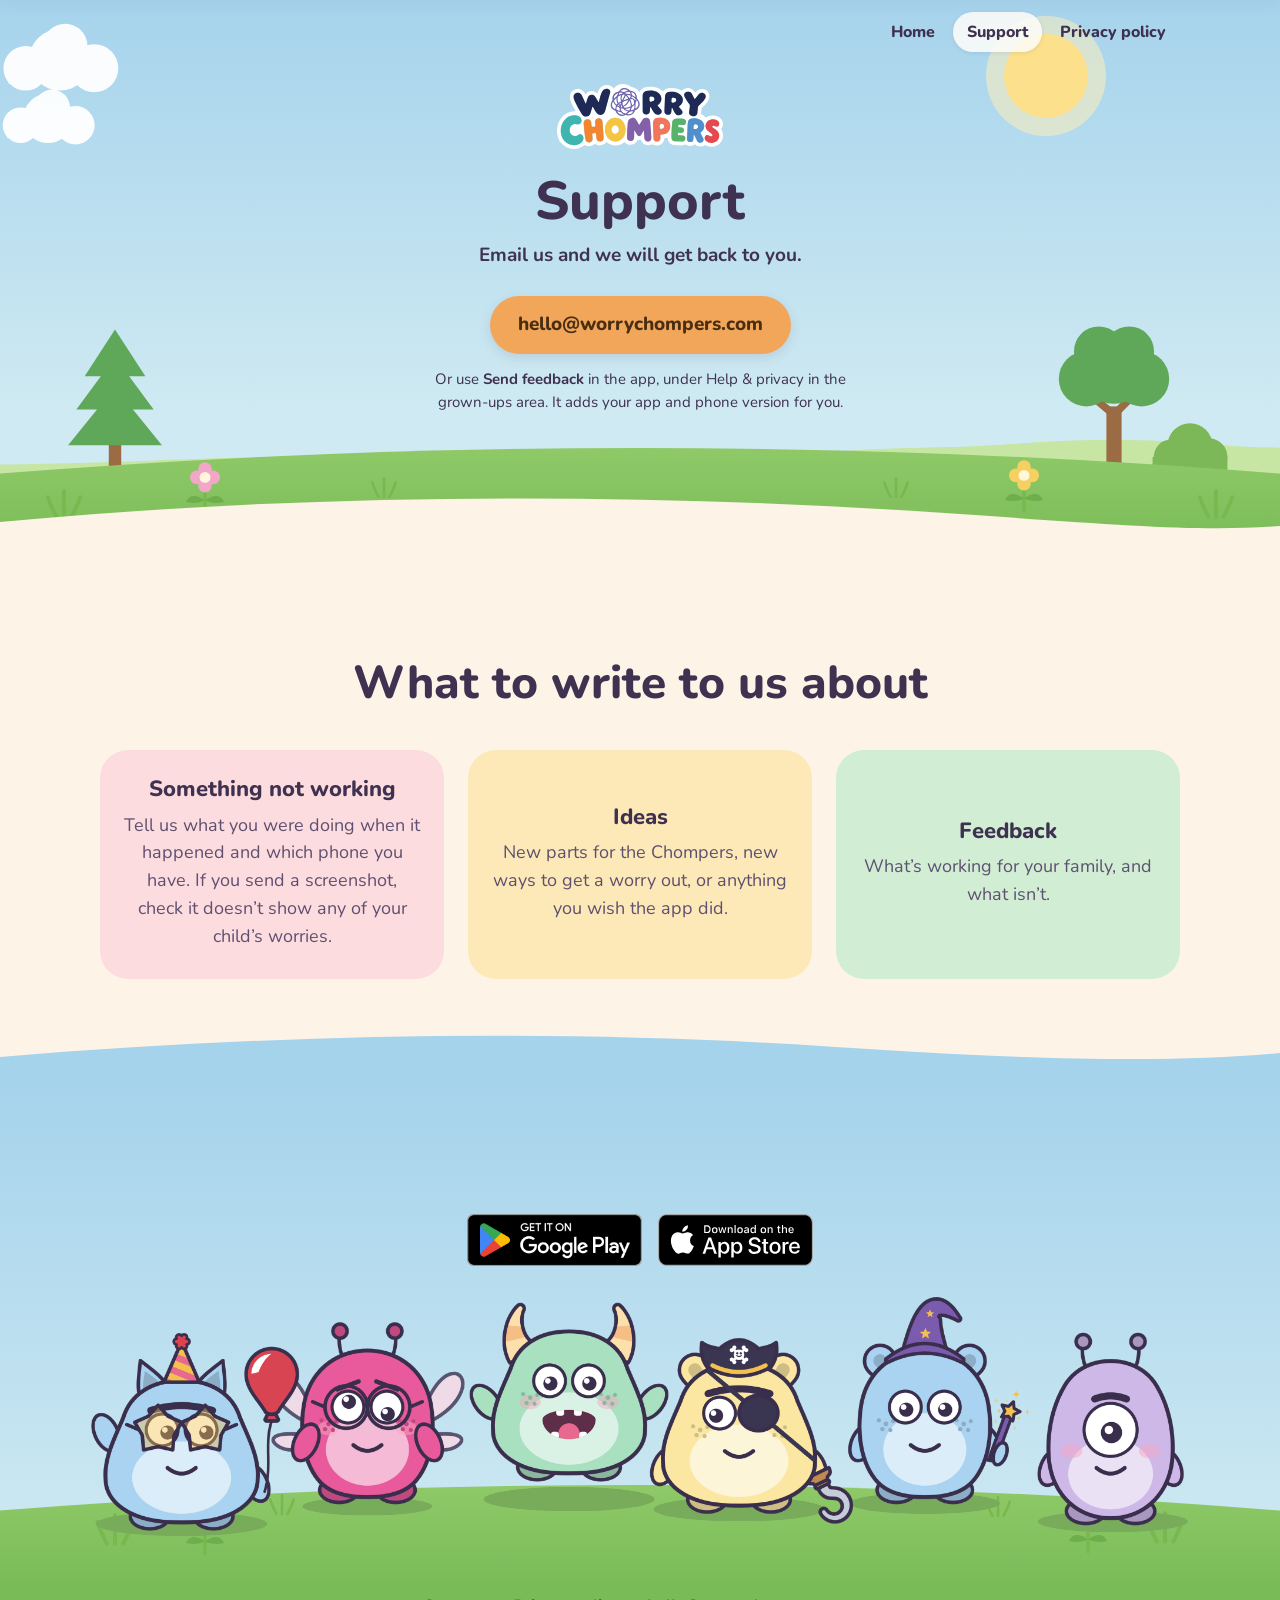
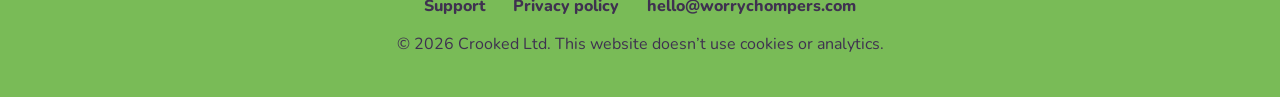
<file: support/index.html>
<!doctype html>
<html lang="en-GB">
<head>
<meta charset="utf-8">
<meta name="viewport" content="width=device-width, initial-scale=1">
<title>Support | Worry Chompers</title>
<meta name="description" content="Support for Worry Chompers: problems, ideas and feedback.">
<link rel="canonical" href="https://worrychompers.com/support/">
<meta property="og:type" content="website">
<meta property="og:url" content="https://worrychompers.com/support/">
<meta property="og:title" content="Support | Worry Chompers">
<meta property="og:description" content="Support for Worry Chompers: problems, ideas and feedback.">
<meta property="og:image" content="https://worrychompers.com/og.png">
<meta property="og:image:width" content="1200">
<meta property="og:image:height" content="630">
<meta name="twitter:card" content="summary_large_image">
<meta name="theme-color" content="#A6D3EC">
<link rel="icon" href="../favicon.png" type="image/png">
<link rel="apple-touch-icon" href="../apple-touch-icon.png">
<link rel="preload" href="../fonts/nunito-800.woff2" as="font" type="font/woff2" crossorigin>
<link rel="stylesheet" href="../styles.css">
</head>
<body>

<!-- The shapes of the app's own meadow (src/components/Scene/Scene.tsx), drawn once and reused. -->
<svg width="0" height="0" style="position:absolute" aria-hidden="true" focusable="false">
  <defs>
    <symbol id="cloud" viewBox="-35 -22 70 42">
      <g fill="#FFFFFF">
        <circle cx="0" cy="0" r="18"/><circle cx="-20" cy="5" r="13"/>
        <circle cx="20" cy="5" r="14"/><circle cx="3" cy="-8" r="13"/>
        <rect x="-30" y="2" width="60" height="12"/>
      </g>
    </symbol>
    <symbol id="pine" viewBox="-35 -101 70 102">
      <rect x="-4.5" y="-22" width="9" height="22" fill="#9B6B43"/>
      <g fill="#5FA85A">
        <path d="M0 -58 L34 -16 L-34 -16 Z"/><path d="M0 -80 L28 -42 L-28 -42 Z"/><path d="M0 -100 L22 -66 L-22 -66 Z"/>
      </g>
    </symbol>
    <symbol id="broadleaf" viewBox="-41 -101 82 102">
      <rect x="-5.5" y="-42" width="11" height="42" fill="#9B6B43"/>
      <path d="M0 -36 L-12 -46 M0 -36 L12 -48" stroke="#9B6B43" stroke-width="5.5" stroke-linecap="round"/>
      <g fill="#5FA85A">
        <circle cx="-20" cy="-62" r="20"/><circle cx="20" cy="-62" r="20"/>
        <circle cx="-11" cy="-82" r="18"/><circle cx="11" cy="-82" r="18"/><circle cx="0" cy="-68" r="24"/>
      </g>
    </symbol>
    <symbol id="bush" viewBox="-31 -33 62 41">
      <g fill="#7CB758">
        <circle cx="-15" cy="-5" r="14"/><circle cx="15" cy="-5" r="15"/><circle cx="0" cy="-14" r="18"/>
        <rect x="-30" y="-5" width="60" height="12"/>
      </g>
    </symbol>
    <symbol id="tuft" viewBox="-13 -19 26 21">
      <path d="M-5 0 Q-9 -7.8 -10.6 -13 M0 0 Q0 -10.2 0 -17 M5 0 Q9 -7.8 10.6 -13" fill="none" stroke="#79B84F" stroke-width="2.4" stroke-linecap="round"/>
    </symbol>
    <symbol id="flower-pink" viewBox="-15 -38 30 40">
      <path d="M0 0 L0 -26" stroke="#79B84F" stroke-width="2.4" stroke-linecap="round"/>
      <path d="M0 -9 Q-10 -16 -14 -8 Q-6 -6 0 -9 Z M0 -9 Q10 -16 14 -8 Q6 -6 0 -9 Z" fill="#6FAE4C"/>
      <g fill="#F2A6C8"><circle cx="-6" cy="-26" r="5"/><circle cx="6" cy="-26" r="5"/><circle cx="0" cy="-32" r="5"/><circle cx="0" cy="-20" r="5"/></g>
      <circle cx="0" cy="-26" r="4" fill="#FFF6DC"/>
    </symbol>
    <symbol id="flower-yellow" viewBox="-15 -38 30 40">
      <path d="M0 0 L0 -26" stroke="#79B84F" stroke-width="2.4" stroke-linecap="round"/>
      <path d="M0 -9 Q-10 -16 -14 -8 Q-6 -6 0 -9 Z M0 -9 Q10 -16 14 -8 Q6 -6 0 -9 Z" fill="#6FAE4C"/>
      <g fill="#F7D062"><circle cx="-6" cy="-26" r="5"/><circle cx="6" cy="-26" r="5"/><circle cx="0" cy="-32" r="5"/><circle cx="0" cy="-20" r="5"/></g>
      <circle cx="0" cy="-26" r="4" fill="#FFF6DC"/>
    </symbol>
    <linearGradient id="ground" x1="0" y1="0" x2="0" y2="1">
      <stop offset="0" stop-color="#8FC968"/><stop offset="1" stop-color="#79BB57"/>
    </linearGradient>
  </defs>
</svg>

<div class="stickybar" inert aria-hidden="true">
  <div class="wrap stickybar-inner">
    <a class="stickybar-logo" href="/"><img src="../img/logo.svg" alt="Worry Chompers home" width="1016" height="395"></a>
    <nav aria-label="Main"><ul><li><a href="/">Home</a></li><li><a href="/support/" aria-current="page">Support</a></li><li><a href="/privacy/">Privacy policy</a></li></ul></nav>
  </div>
</div>

<header class="hero hero-page">
  <nav class="topnav" aria-label="Main">
    <div class="wrap topnav-inner"><ul><li><a href="/">Home</a></li><li><a href="/support/" aria-current="page">Support</a></li><li><a href="/privacy/">Privacy policy</a></li></ul></div>
  </nav>

  <div class="sky" aria-hidden="true">
    <div class="sun"></div>
    <svg class="cloud cloud-a"><use href="#cloud"/></svg>
    <svg class="cloud cloud-c"><use href="#cloud"/></svg>
  </div>

  <div class="hero-ground" aria-hidden="true">
    <svg class="hill" viewBox="0 0 1000 100" preserveAspectRatio="none"><path d="M0 62 C150 58 150 50 300 52 C425 54 425 58 550 56 C635 55 635 42 720 40 C800 38 800 30 870 30 C935 30 935 38 1000 40 L1000 100 L0 100 Z" fill="#C7E6A3"/></svg>
    <svg class="pine"><use href="#pine"/></svg>
    <svg class="broadleaf"><use href="#broadleaf"/></svg>
    <svg class="bush"><use href="#bush"/></svg>
    <svg class="knoll" viewBox="0 0 1000 200" preserveAspectRatio="none"><path d="M0 50 Q500 -50 1000 50 L1000 200 L0 200 Z" fill="url(#ground)"/></svg>
    <svg class="tuft" style="--x:5%;--y:.3;--s:1.1"><use href="#tuft"/></svg>
    <svg class="tuft" style="--x:30%;--y:.5;--s:.8"><use href="#tuft"/></svg>
    <svg class="tuft" style="--x:70%;--y:.5;--s:.8"><use href="#tuft"/></svg>
    <svg class="tuft" style="--x:95%;--y:.3;--s:1.1"><use href="#tuft"/></svg>
    <svg class="flower" style="--x:16%;--y:.34"><use href="#flower-pink"/></svg>
    <svg class="flower" style="--x:80%;--y:.36"><use href="#flower-yellow"/></svg>
  </div>

  <div class="wrap page-head">
    <a class="page-logo" href="/"><img class="logo" src="../img/logo.svg" alt="Worry Chompers home" width="1016" height="395"></a>
    <h1 class="page-title">Support</h1>
    <p class="page-sub">Email us and we will get back to you.</p>
    <p class="page-cta"><a class="email-button" href="mailto:hello@worrychompers.com?subject=Worry%20Chompers%20support">hello@worrychompers.com</a></p>
    <p class="page-note">Or use <strong>Send feedback</strong> in the app, under Help &amp; privacy in the grown-ups area. It adds your app and phone version for you.</p>
  </div>
</header>

<main>

  <section class="band cream" id="content">
    <svg class="edge" viewBox="0 0 1440 60" preserveAspectRatio="none" aria-hidden="true"><path d="M0 30 C360 0 720 0 1080 22 C1260 33 1350 40 1440 34 L1440 60 L0 60 Z"/></svg>
    <div class="wrap">
      <h2>What to write to us about</h2>
      <ul class="quiet topics">
        <li style="--bg:#FDDCDF">
          <h3>Something not working</h3>
          <p>Tell us what you were doing when it happened and which phone you have. If you send a screenshot, check it doesn’t show any of your child’s worries.</p>
        </li>
        <li style="--bg:#FDE9B7">
          <h3>Ideas</h3>
          <p>New parts for the Chompers, new ways to get a worry out, or anything you wish the app did.</p>
        </li>
        <li style="--bg:#D1EED4">
          <h3>Feedback</h3>
          <p>What’s working for your family, and what isn’t.</p>
        </li>
      </ul>
    </div>
  </section>

  <section class="band get-band" id="get" aria-label="Get Worry Chompers">
    <svg class="edge" viewBox="0 0 1440 60" preserveAspectRatio="none" aria-hidden="true"><path d="M0 30 C320 6 640 2 940 20 C1160 33 1320 36 1440 26 L1440 60 L0 60 Z"/></svg>
    <div class="wrap">
      <div class="get">
          <a class="badge" href="https://play.google.com/store/apps/details?id=com.worrychompers.app"><img src="../img/google-play-badge.png" alt="Get it on Google Play" width="564" height="168"></a>
          <a class="badge" href="#"><img src="../img/app-store-badge.svg" alt="Download on the App Store" width="120" height="40"></a>
      </div>
    </div>
    <div class="meadow meadow-get">
      <div class="scenery" aria-hidden="true">
        <svg class="knoll" viewBox="0 0 1000 200" preserveAspectRatio="none"><path d="M0 50 Q500 -50 1000 50 L1000 200 L0 200 Z" fill="url(#ground)"/></svg>
        <svg class="tuft" style="--x:9%;--y:.4;--s:1.2"><use href="#tuft"/></svg>
        <svg class="tuft" style="--x:22%;--y:.7;--s:.8"><use href="#tuft"/></svg>
        <svg class="tuft" style="--x:78%;--y:.68;--s:.8"><use href="#tuft"/></svg>
        <svg class="tuft" style="--x:91%;--y:.42;--s:1.2"><use href="#tuft"/></svg>
        <svg class="flower" style="--x:16%;--y:.3"><use href="#flower-yellow"/></svg>
        <svg class="flower" style="--x:85%;--y:.32"><use href="#flower-pink"/></svg>
      </div>
      <div class="stand gang"><img src="../img/lineup.svg" alt="Seven Chompers side by side: a wizard, a pirate, one with a flower crown, one with horns, one with a party hat and a balloon, one with a crown, and a cowboy" width="3060" height="540"></div>
    </div>
  </section>

</main>

<footer class="footer">
  <div class="wrap">
    <nav aria-label="Help and legal">
      <a href="/support/">Support</a>
      <a href="/privacy/">Privacy policy</a>
      <a href="mailto:hello@worrychompers.com">hello@worrychompers.com</a>
    </nav>
    <p>© 2026 Crooked Ltd. This website doesn’t use cookies or analytics.</p>
  </div>
</footer>

<script>
  // The pinned bar slides in once the hero has scrolled away, and out again above it.
  var pinned = document.querySelector('.stickybar');
  var hero = document.querySelector('.hero');
  var shown = null;
  var update = function () {
    var past = hero.getBoundingClientRect().bottom < 64;
    if (past === shown) return;
    shown = past;
    pinned.classList.toggle('show', past);
    pinned.toggleAttribute('inert', !past);
    pinned.setAttribute('aria-hidden', past ? 'false' : 'true');
  };
  addEventListener('scroll', update, { passive: true });
  addEventListener('resize', update);
  update();
</script>
</body>
</html>
</file>
<file: styles.css>
/* Worry Chompers - one page in the app's own materials: its meadow, its Chompers, its colours
   (src/theme/themes.ts and src/components/Scene/Scene.tsx in the app repo) and Nunito. */

@font-face { font-family: Nunito; font-weight: 400; font-style: normal; font-display: swap; src: url(fonts/nunito-400.woff2) format('woff2'); }
@font-face { font-family: Nunito; font-weight: 700; font-style: normal; font-display: swap; src: url(fonts/nunito-700.woff2) format('woff2'); }
@font-face { font-family: Nunito; font-weight: 800; font-style: normal; font-display: swap; src: url(fonts/nunito-800.woff2) format('woff2'); }

:root {
  --ink: #3F3150;
  --ink-soft: #5E5070;
  --cream: #FDF3E7;
  --panel: #FBF0DE;
  --surface: #FFFDF9;
  --brand: #7E5AA6;
  --sky-top: #A6D3EC;
  --sky-bot: #CFEAF2;
  --hill: #C7E6A3;
  --ground: #8FC968;
  --ground-bot: #79BB57;
  --shade: rgba(74, 110, 51, 0.35);
  --round: 28px;
  /* Every section's space above and below, one size top and bottom (Ryan: 120), scaled down on
     smaller screens. */
  --band-top: clamp(72px, 8.33vw, 120px);
  --band-bottom: clamp(72px, 8.33vw, 120px);
}

*, *::before, *::after { box-sizing: border-box; }
html { -webkit-text-size-adjust: 100%; }
body {
  margin: 0;
  background: var(--cream);
  color: var(--ink);
  font-family: Nunito, ui-rounded, system-ui, sans-serif;
  font-size: 18px;
  line-height: 1.55;
  overflow-x: hidden;
}
img { display: block; max-width: 100%; height: auto; }
h1, h2, h3, p { margin: 0; }
h2 { font-weight: 800; font-size: clamp(32px, 4.2vw, 46px); line-height: 1.15; text-align: center; text-wrap: balance; }
h3 { font-weight: 800; font-size: 22px; line-height: 1.25; text-wrap: balance; }
a { color: inherit; }
a:focus-visible { outline: 3px solid var(--brand); outline-offset: 4px; border-radius: 10px; }
ul, ol { list-style: none; margin: 0; padding: 0; }

.wrap { max-width: 1120px; margin: 0 auto; padding: 0 20px; }

/* ---- Clouds drift across the sky, as they do in the app; nothing else moves. ---- */
.cloud { position: absolute; left: 0; width: 150px; height: 90px; opacity: 0.95; animation: drift linear infinite; }
@keyframes drift {
  from { transform: translateX(-200px); }
  to { transform: translateX(calc(100vw + 40px)); }
}
@media (prefers-reduced-motion: reduce) {
  .cloud { animation: none; transform: translateX(var(--rest, 60vw)); }
}

/* ---- Hero: the meadow ---- */
.hero {
  position: relative;
  overflow: hidden;
  background: linear-gradient(var(--sky-top), var(--sky-bot) 75%);
}
.sky { position: absolute; inset: 0; pointer-events: none; }
.sun {
  position: absolute;
  left: 49%;
  top: 30px;
  width: 84px;
  height: 84px;
  border-radius: 50%;
  background: #FCE08C;
  box-shadow: 0 0 0 18px rgba(253, 239, 188, 0.55);
}
.cloud-a { top: 6%; width: 150px; height: 90px; animation-duration: 150s; animation-delay: -40s; --rest: 70vw; }
.cloud-b { top: 38%; width: 100px; height: 60px; animation-duration: 210s; animation-delay: -150s; --rest: 12vw; }
.cloud-c { top: 20%; width: 130px; height: 78px; animation-duration: 180s; animation-delay: -110s; --rest: 84vw; }

/* Title on the left, the phone on the right, standing on a strip of meadow. Sized to its
   content, not to the window. */
.hero {
  --ground: clamp(96px, 11vw, 150px);
  display: flex;
  flex-direction: column;
  justify-content: center;
  min-height: 90vh;
  min-height: 90svh;
}
.hero-inner {
  position: relative;
  z-index: 2;
  display: grid;
  grid-template-columns: minmax(0, 1.15fr) minmax(0, 0.85fr);
  align-items: center;
  gap: 24px 40px;
  width: 100%;
  padding-top: calc(var(--bar) + 16px);
  padding-bottom: calc(var(--ground) * 0.75);
}
.hero-text { text-align: left; }
.logo { width: min(440px, 100%); }
.tagline { margin-top: 20px; font-weight: 800; font-size: clamp(28px, 3.3vw, 42px); line-height: 1.18; text-wrap: balance; }
/* The first store frame: two phrases picked out in the logo's purple and teal, darkened just
   enough to read on the sky (both over 3:1 against it, the floor for text this size). */
.hl-purple { color: #6F4E9C; }
.hl-teal { color: #1B746D; }
.promise { margin-top: 12px; font-weight: 700; font-size: clamp(16px, 1.5vw, 19px); text-wrap: balance; }

.get { display: flex; flex-wrap: wrap; align-items: center; justify-content: center; gap: 10px 16px; margin-top: 22px; }
.badge { display: block; border-radius: 9px; }
.badge img { width: auto; height: 52px; }

.hero .get { justify-content: flex-start; }
.hero-device { justify-self: center; width: clamp(200px, 21vw, 280px); }
.hero-device img { width: 100%; filter: drop-shadow(0 22px 26px rgba(45, 70, 35, 0.28)); }
.hero-ground { position: absolute; left: 0; right: 0; bottom: 0; height: var(--ground); pointer-events: none; }
.hero-ground > * { position: absolute; }
.hero-ground { --hk: var(--ground); }

/* The ground, laid out from the creature's feet. The creature stands in the page flow, so
   nothing can overlap it; the scenery is drawn behind, measured up from the bottom:
   --below is the grass in front of its feet, --behind the grass between them and the crown. */
.meadow {
  --below: clamp(84px, 8vw, 130px);
  --behind: clamp(30px, 3vw, 52px);
  --hk: calc(var(--below) + var(--behind));
  position: relative;
  display: flow-root;  /* or the creature's bottom margin escapes the box and the grass stops short */
  padding-top: 18px;
}
.scenery { position: absolute; inset: 0; pointer-events: none; }
.scenery > * { position: absolute; }
/* The knoll's crown is the top of its box (the curve peaks at y 0); its ends are a quarter down. */
.knoll { left: 0; bottom: 0; width: 100%; height: var(--hk); }
.hill { left: 0; bottom: calc(var(--hk) * 0.55); width: 100%; height: calc(var(--hk) * 0.75); }
.pine { left: 9%; bottom: calc(var(--hk) * 0.8); height: clamp(104px, 11vw, 170px); aspect-ratio: 70 / 102; transform: translateX(-50%); }
.broadleaf { left: 87%; bottom: calc(var(--hk) * 0.83); height: clamp(104px, 11vw, 170px); aspect-ratio: 82 / 102; transform: translateX(-50%); }
.bush { left: 93%; bottom: calc(var(--hk) * 0.76); height: clamp(38px, 4vw, 60px); aspect-ratio: 62 / 41; transform: translateX(-50%); }
.tuft { left: var(--x); bottom: calc(var(--hk) * var(--y)); width: calc(36px * var(--s, 1)); height: calc(29px * var(--s, 1)); transform: translateX(-50%); }
.flower { left: var(--x); bottom: calc(var(--hk) * var(--y)); width: clamp(32px, 3.2vw, 46px); aspect-ratio: 30 / 40; transform: translateX(-50%); }

/* A character standing on the grass: its picture's own transparent margin under the feet is
   measured (2.2% of the hero's height; the line-up is cropped to its shadows, so none), so the
   feet land --below up. */
.stand { position: relative; margin: 0 auto; width: var(--w); }
.stand img { position: relative; width: 100%; }
/* ---- Bands, each with a soft hill for a top edge ---- */
.band { position: relative; padding: var(--band-top) 0 var(--band-bottom); }
.band > .edge { position: absolute; left: 0; bottom: 100%; width: 100%; height: 60px; margin-bottom: -1px; fill: currentColor; }
.cream { background: var(--cream); }
.cream > .edge { color: var(--cream); }

/* How it works */
.steps { display: grid; grid-template-columns: repeat(3, 1fr); gap: 26px; margin-top: 40px; }
.step {
  padding: 28px 26px 32px;
  border-radius: var(--round);
  background: var(--surface);
  box-shadow: 0 6px 22px rgba(63, 49, 80, 0.08);
  text-align: center;
}
.step-art { display: grid; place-items: center; height: 220px; margin-bottom: 18px; }
.step-art > img { width: auto; max-height: 220px; }
.step p { margin-top: 8px; color: var(--ink-soft); }
.tiles { grid-template-columns: repeat(2, 96px); gap: 12px; align-content: center; justify-content: center; }
.tiles span { display: grid; place-items: center; width: 96px; height: 96px; border-radius: 24px; background: var(--bg); }
.tiles img { width: auto; height: 52px; }
.kind { position: relative; }
.kind > img { max-height: 180px; margin-top: 44px; }
.bubble {
  position: absolute;
  top: 0;
  left: 50%;
  z-index: 1;
  width: max-content;
  max-width: 250px;
  padding: 9px 16px;
  border-radius: 18px;
  background: var(--panel);
  box-shadow: 0 3px 10px rgba(63, 49, 80, 0.12);
  font-weight: 700;
  font-size: 16px;
  line-height: 1.3;
  transform: translateX(-50%);
}
.bubble::after {
  content: "";
  position: absolute;
  left: 50%;
  bottom: -9px;
  border: 10px solid transparent;
  border-bottom: 0;
  border-top-color: var(--panel);
  transform: translateX(-50%);
}

/* A Chomper of their own */
.skyband { background: linear-gradient(#BCE0F0, #DDF0F5); overflow: hidden; }
.skyband > .edge { color: #BCE0F0; }
.skyband { overflow: visible; }
.skyband .cloud { animation: none; }
.cloud-d { top: 40px; left: 6%; width: 120px; height: 72px; }
.cloud-e { top: 90px; left: auto; right: 7%; width: 90px; height: 54px; }
.split { position: relative; display: grid; grid-template-columns: 1fr 1fr; gap: 40px; align-items: center; }
.split-text h2 { text-align: left; }
.split-text p { margin-top: 12px; font-size: 19px; }
.split-text h3 { margin-top: 28px; }
.split-art img { width: min(460px, 100%); margin: 0 auto; }

/* For grown-ups */
.purple { background: var(--brand); color: #FFFFFF; }
.purple > .edge { color: var(--brand); }
.intro { max-width: 640px; margin: 14px auto 0; text-align: center; font-size: 19px; text-wrap: balance; }
.cards { display: grid; grid-template-columns: repeat(3, 1fr); gap: 24px; margin-top: 40px; }
.card { padding: 28px; border-radius: var(--round); background: var(--surface); color: var(--ink); text-align: center; }
.card img { width: 64px; height: 64px; margin: 0 auto; }
.card h3 { margin-top: 14px; }
.card p { margin-top: 8px; color: var(--ink-soft); }
.safeguarding { max-width: 760px; margin: 36px auto 0; text-align: center; font-size: 16px; }

/* Built to be quiet */
.quiet { display: grid; grid-template-columns: repeat(3, 1fr); gap: 24px; margin-top: 40px; }
.quiet li { display: flex; flex-direction: column; justify-content: center; padding: 26px 24px 28px; border-radius: var(--round); background: var(--bg); text-align: center; }
.quiet p { margin-top: 8px; color: var(--ink-soft); }

/* Meet the Chompers - the gang on the hill, and the way to get the app */
.band.get-band { padding-bottom: 0; background: linear-gradient(var(--sky-top), var(--sky-bot) calc(100% - 24px), var(--ground-bot) calc(100% - 24px)); }
.get-band > .edge { color: var(--sky-top); }
.meadow-get { --below: clamp(40px, 4vw, 64px); --behind: clamp(40px, 4vw, 64px); margin-top: 10px; }
.gang { --w: min(1100px, 92vw); margin-bottom: var(--below); margin-left: calc(50% - var(--w) / 2); }
.meadow-get { overflow: hidden; }

/* Footer: the bottom of the meadow */
.footer { padding: 6px 0 40px; background: var(--ground-bot); text-align: center; font-size: 16px; }
.footer nav { display: flex; flex-wrap: wrap; justify-content: center; gap: 6px 28px; font-weight: 800; }
.footer nav a { text-decoration: none; }
.footer nav a:hover { text-decoration: underline; }
.footer p { margin-top: 14px; }
.footer .small { margin-top: 6px; font-size: 13px; }

@media (max-width: 860px) {
  .hero-inner { grid-template-columns: 1fr; padding-top: 36px; }
  .hero-text { text-align: center; }
  .logo { margin: 0 auto; }
  .hero .get { justify-content: center; }
  .sun { left: 18px; top: 18px; width: 54px; height: 54px; box-shadow: 0 0 0 12px rgba(253, 239, 188, 0.55); }
}
@media (max-width: 960px) {
  .steps, .cards, .quiet { grid-template-columns: 1fr; max-width: 460px; margin-left: auto; margin-right: auto; }
  .split { grid-template-columns: 1fr; }
  .split-text h2 { text-align: center; }
}
@media (max-width: 600px) {
  body { font-size: 17px; }
  /* The logo fills the top of a phone, so the sun moves into the corner above it, and the
     line-up runs off both edges so the middle of the group stays big enough to read. */
  .hero-inner { padding-top: calc(var(--bar) + 20px); }
  .cloud-a { top: 8px; width: 110px; height: 66px; }
  .cloud-b { top: auto; bottom: 26%; }
  .cloud-c { display: none; }
  .gang { --w: 150vw; }
  .badge img { height: 46px; }
  .cloud-d, .cloud-e { display: none; }
}

/* ---- Inner pages (support, privacy), after the reference's own inner pages: a compact header,
   everything centred, the trees either side framing it, and the content straight after ---- */
.hero.hero-page { min-height: 0; --ground: clamp(84px, 8vw, 116px); }
.page-head { position: relative; z-index: 2; text-align: center; padding-top: calc(var(--bar) + 20px); padding-bottom: calc(var(--ground) + 34px); }
.page-logo { display: inline-block; border-radius: 12px; }
.hero-page .logo { width: clamp(150px, 13vw, 200px); }
.page-title { margin-top: 14px; font-weight: 800; font-size: clamp(36px, 4.2vw, 54px); line-height: 1.1; text-wrap: balance; }
.page-sub { margin-top: 10px; font-weight: 700; font-size: clamp(17px, 1.5vw, 19px); }
.page-cta { margin-top: 26px; }
.page-note { max-width: 520px; margin: 14px auto 0; font-size: 15px; text-wrap: balance; }
.hero-page .sun { left: auto; right: 15%; top: 34px; }
.hero-page .cloud-a { top: 4%; width: 120px; height: 72px; }
.hero-page .cloud-c { top: 16%; width: 96px; height: 58px; }
.email-button {
  display: inline-block;
  padding: 14px 28px;
  border-radius: 999px;
  background: #F2A65A;
  color: #4A2E12;
  font-size: 19px;
  font-weight: 800;
  text-decoration: none;
  box-shadow: 0 4px 12px rgba(63, 49, 80, 0.12);
}
.email-button:hover { background: #EE9A47; }
.email-button:focus-visible { outline: 3px solid var(--brand); outline-offset: 3px; }
.band.doc-band { --overlap: clamp(44px, 5vw, 78px); display: flow-root; padding-top: 0; }
.doc-band .doc { position: relative; z-index: 3; margin-top: calc(-1 * var(--overlap)); }
@media (max-width: 700px) {
  .hero-page .pine, .hero-page .broadleaf, .hero-page .bush { display: none; }
  .hero-page .sun { left: 18px; right: auto; top: 18px; width: 54px; height: 54px; box-shadow: 0 0 0 12px rgba(253, 239, 188, 0.55); }
  .page-head { padding-top: calc(var(--bar) + 12px); }
}
.doc {
  max-width: 780px;
  margin: 0 auto;
  padding: 40px clamp(22px, 5vw, 60px) 48px;
  border-radius: var(--round);
  background: var(--surface);
  box-shadow: 0 6px 22px rgba(63, 49, 80, 0.08);
}
.doc > :first-child { margin-top: 0; }
.doc h2 { margin-top: 32px; font-size: 23px; text-align: left; }
.doc p, .doc ul { margin-top: 12px; }
.doc ul { padding-left: 1.3em; list-style: disc; }
.doc li + li { margin-top: 8px; }
.doc a { color: var(--brand); font-weight: 700; }
.doc .lead { font-size: 20px; }
.doc .note { color: var(--ink-soft); font-size: 16px; }

/* ---- The menu. Over the hero: the three links, clear on the sky, scrolling away with it. Past
   the hero: a pinned bar with the logo slides down from the top (the script shows it). ---- */
:root { --bar: 64px; }
.topnav { position: absolute; top: 0; left: 0; right: 0; z-index: 5; height: var(--bar); }
.topnav-inner, .stickybar-inner { display: flex; align-items: center; height: 100%; }
.topnav-inner { justify-content: flex-end; }
.stickybar-inner { justify-content: space-between; gap: 16px; }
.stickybar {
  position: fixed;
  top: 0;
  left: 0;
  right: 0;
  z-index: 50;
  height: var(--bar);
  background: rgba(253, 243, 231, 0.9);
  -webkit-backdrop-filter: blur(12px);
  backdrop-filter: blur(12px);
  box-shadow: 0 1px 0 rgba(63, 49, 80, 0.08), 0 6px 18px rgba(63, 49, 80, 0.07);
  transform: translateY(-110%);
  transition: transform 0.25s ease;
}
.stickybar.show { transform: none; }
.stickybar-logo { display: block; flex: none; border-radius: 8px; }
.stickybar-logo img { width: auto; height: 42px; }
.topnav ul, .stickybar ul { display: flex; align-items: center; gap: 4px; }
.topnav a, .stickybar nav a { display: block; padding: 8px 14px; border-radius: 999px; color: var(--ink); font-weight: 800; font-size: 16px; text-decoration: none; white-space: nowrap; }
.topnav a:hover, .stickybar nav a:hover { background: rgba(126, 90, 166, 0.12); }
.topnav a:focus-visible, .stickybar a:focus-visible { outline: 3px solid var(--brand); outline-offset: 2px; }
.topnav a[aria-current="page"], .stickybar a[aria-current="page"] { background: rgba(255, 253, 249, 0.85); box-shadow: 0 1px 4px rgba(63, 49, 80, 0.1); }
@media (prefers-reduced-motion: reduce) { .stickybar { transition: none; } }
@media (max-width: 600px) {
  /* Right-aligned on a phone too: the sun sits top left there, on every page. */
  .topnav ul, .stickybar ul { gap: 0; }
  .topnav a, .stickybar nav a { padding: 8px 9px; font-size: 15px; }
  .stickybar-logo img { height: 32px; }
}
@media (max-width: 370px) {
  .topnav a, .stickybar nav a { padding: 8px 7px; font-size: 14px; }
  .stickybar-logo img { height: 28px; }
}
</file>
